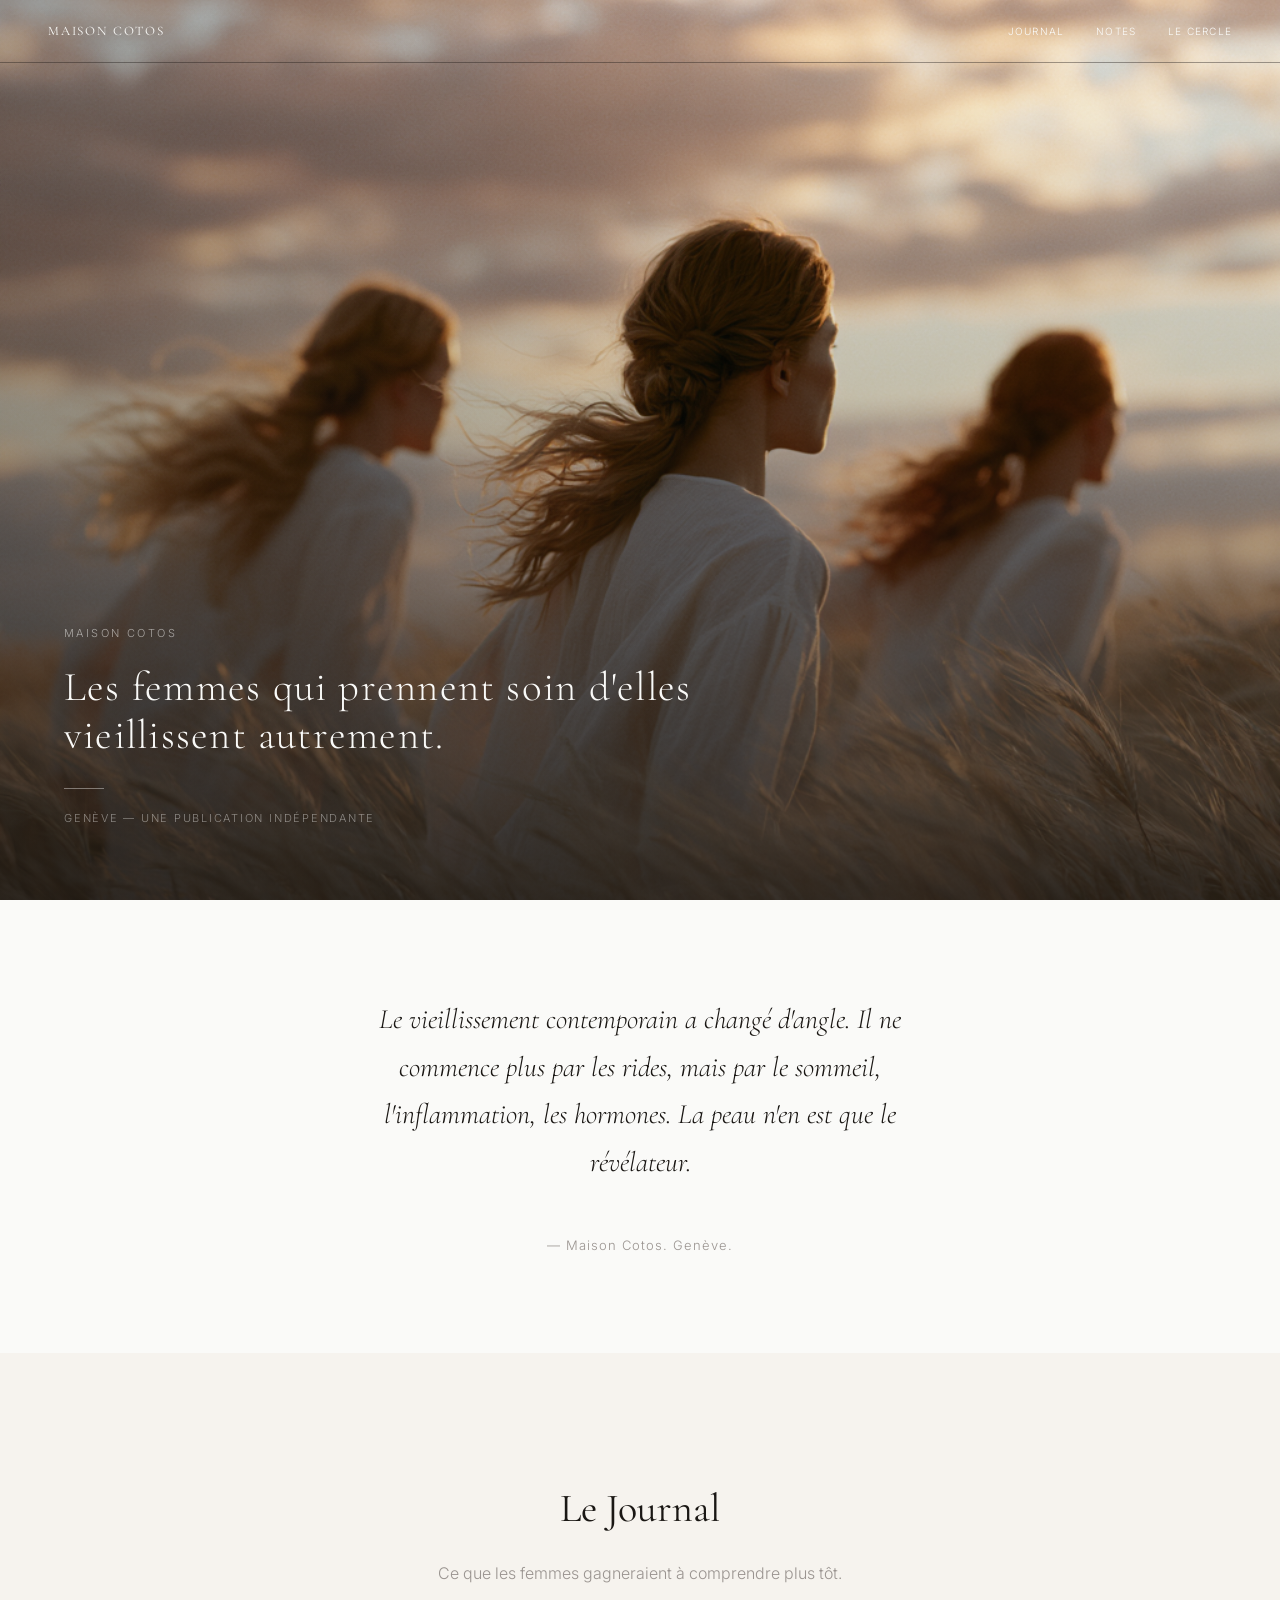
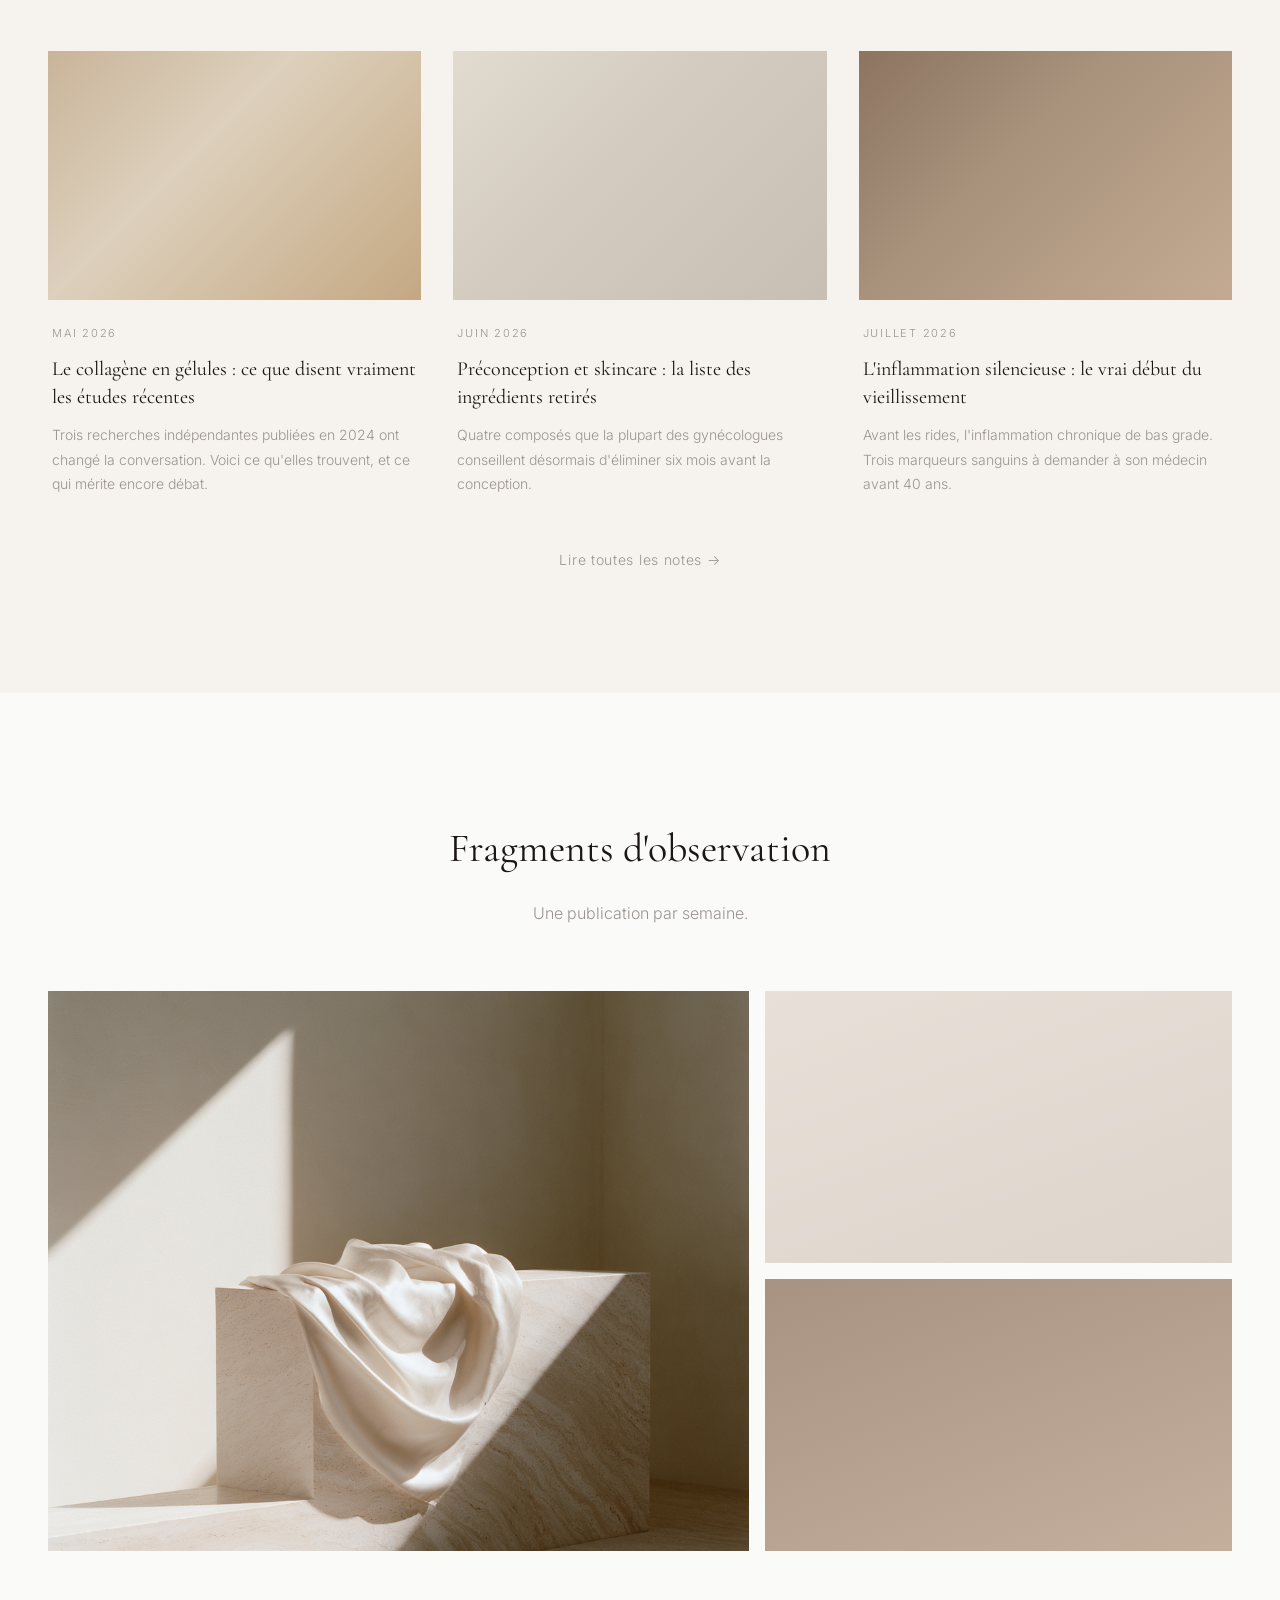
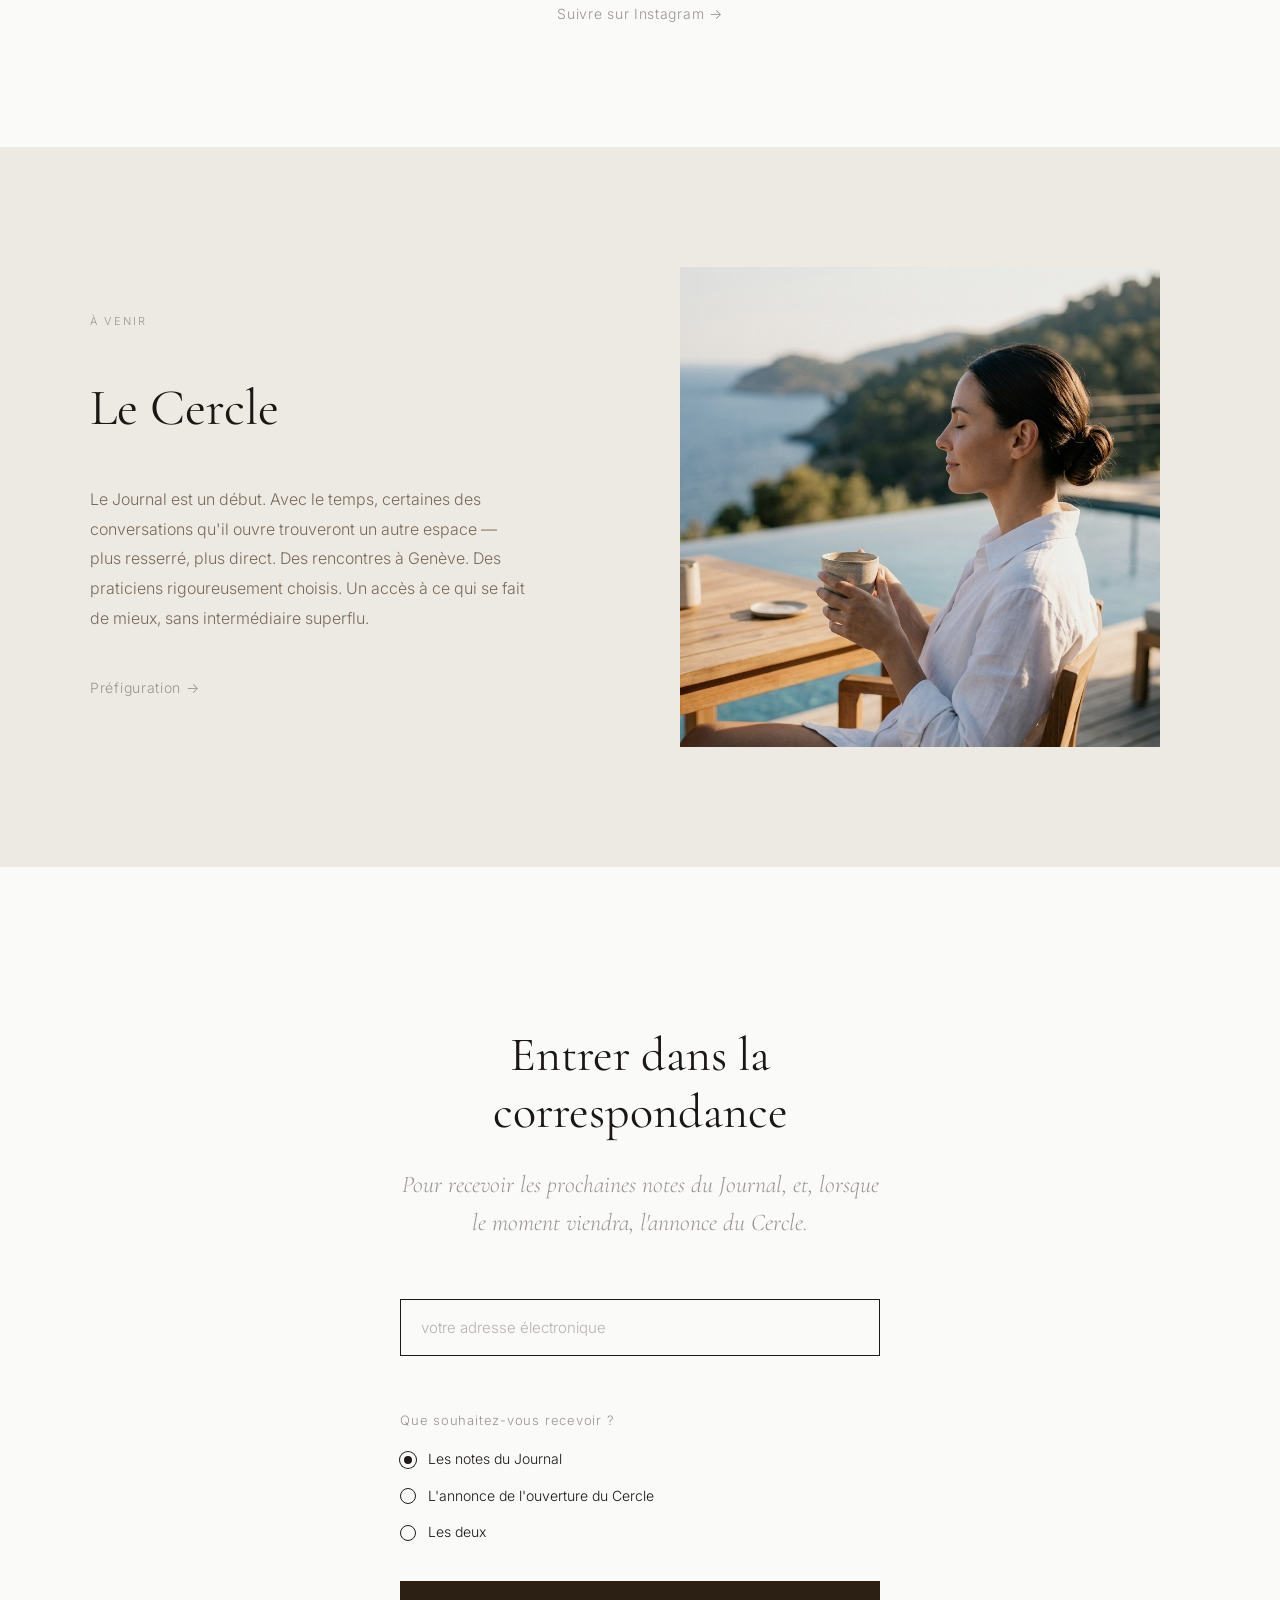
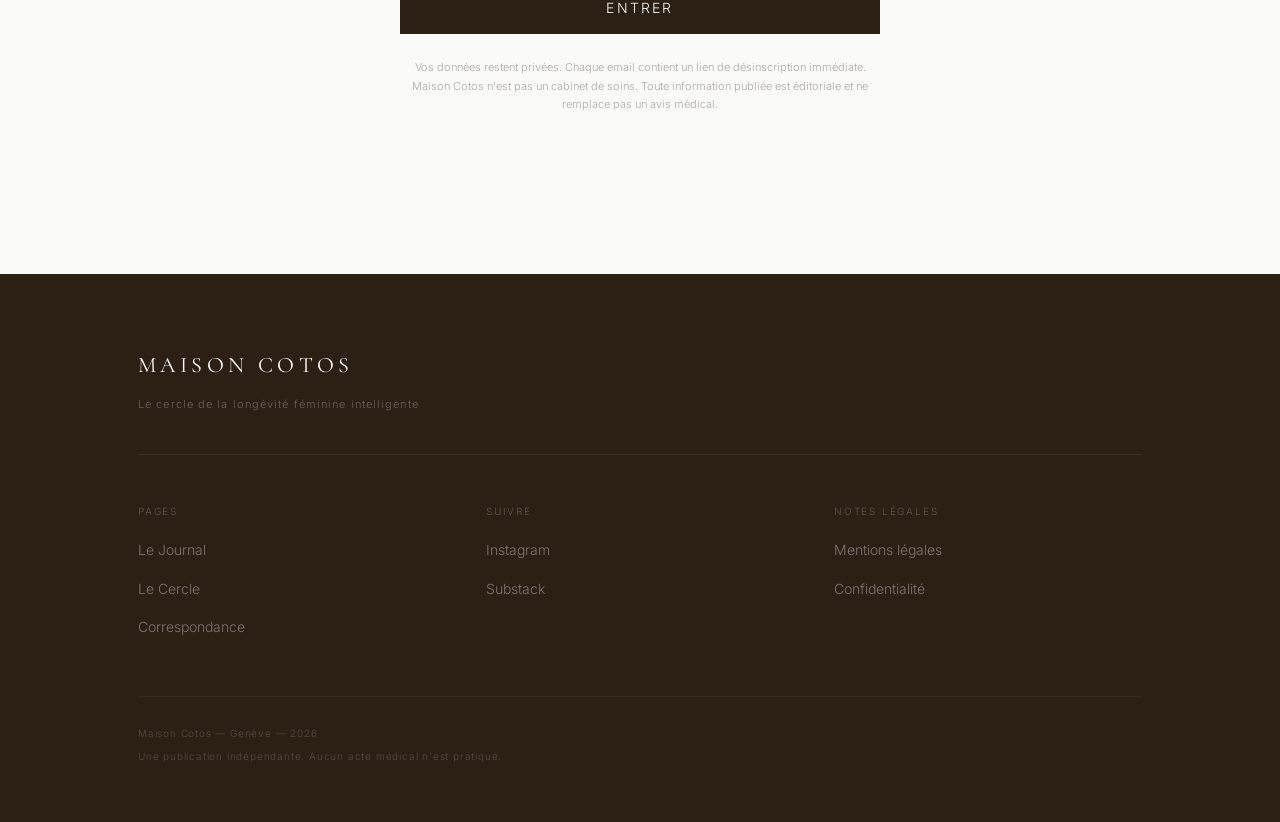
<file: Site/index.html>
<!DOCTYPE html>
<html lang="fr">
<head>
  <meta charset="UTF-8">
  <meta name="viewport" content="width=device-width, initial-scale=1.0">
  <title>Maison Cotos — Le cercle de la longévité féminine intelligente</title>
  <meta name="description" content="Notes d'observation, enquêtes et conversations sur la longévité féminine intelligente. Une publication indépendante depuis Genève.">
  <meta property="og:title" content="Maison Cotos — Le cercle de la longévité féminine intelligente">
  <meta property="og:description" content="Notes d'observation, enquêtes et conversations sur la longévité féminine intelligente. Une publication indépendante depuis Genève.">
  <meta property="og:type" content="website">
  <link rel="preconnect" href="https://fonts.googleapis.com">
  <link rel="preconnect" href="https://fonts.gstatic.com" crossorigin>
  <link href="https://fonts.googleapis.com/css2?family=Cormorant+Garamond:ital,wght@0,300;0,400;0,500;1,300;1,400&family=Inter:wght@300;400&display=swap" rel="stylesheet">
  <link rel="stylesheet" href="styles.css?v=4">
</head>
<body>

  <!-- NAVIGATION FIXE -->
  <nav id="site-nav">
    <a href="/" class="nav-wordmark">MAISON COTOS</a>
    <div class="nav-links">
      <a href="#journal">Journal</a>
      <a href="#notes-visuelles">Notes</a>
      <a href="#cercle">Le Cercle</a>
    </div>
    <div class="nav-border"></div>
  </nav>

  <!-- SECTION 1 — HERO -->
  <section id="hero">
    <div class="hero-bg"></div>
    <div class="hero-gradient"></div>
    <div class="hero-content">
      <p class="hero-eyebrow">Maison Cotos</p>
      <h1 class="hero-title">
        Les femmes qui prennent soin d'elles<br>vieillissent autrement.
      </h1>
      <div class="hero-rule"></div>
      <p class="hero-sub">Genève — Une publication indépendante</p>
    </div>
  </section>

  <!-- SECTION 2 — MANIFESTE -->
  <section id="manifeste">
    <div class="manifeste-inner fade-in-group">
      <p class="manifeste-text fade-item">Le vieillissement contemporain a changé d'angle. Il ne commence plus par les rides, mais par le sommeil, l'inflammation, les hormones. La peau n'en est que le révélateur.</p>
      <p class="manifeste-signature fade-item">— Maison Cotos. Genève.</p>
    </div>
  </section>

  <!-- SECTION 3 — APERÇU DU JOURNAL -->
  <section id="journal">
    <div class="section-header fade-in-group">
      <h2 class="section-title fade-item">Le Journal</h2>
      <p class="section-subtitle fade-item">Ce que les femmes gagneraient à comprendre plus tôt.</p>
    </div>
    <div class="journal-grid fade-in-group">
      <article class="journal-card fade-item">
        <div class="card-image card-image--1"></div>
        <div class="card-body">
          <span class="card-date">Mai 2026</span>
          <h3 class="card-title">Le collagène en gélules&nbsp;: ce que disent vraiment les études récentes</h3>
          <p class="card-excerpt">Trois recherches indépendantes publiées en 2024 ont changé la conversation. Voici ce qu'elles trouvent, et ce qui mérite encore débat.</p>
        </div>
      </article>
      <article class="journal-card fade-item">
        <div class="card-image card-image--2"></div>
        <div class="card-body">
          <span class="card-date">Juin 2026</span>
          <h3 class="card-title">Préconception et skincare&nbsp;: la liste des ingrédients retirés</h3>
          <p class="card-excerpt">Quatre composés que la plupart des gynécologues conseillent désormais d'éliminer six mois avant la conception.</p>
        </div>
      </article>
      <article class="journal-card fade-item">
        <div class="card-image card-image--3"></div>
        <div class="card-body">
          <span class="card-date">Juillet 2026</span>
          <h3 class="card-title">L'inflammation silencieuse&nbsp;: le vrai début du vieillissement</h3>
          <p class="card-excerpt">Avant les rides, l'inflammation chronique de bas grade. Trois marqueurs sanguins à demander à son médecin avant 40 ans.</p>
        </div>
      </article>
    </div>
    <div class="journal-link-wrap fade-in">
      <a href="https://journal.maisoncotos.com" class="text-link">Lire toutes les notes →</a>
    </div>
  </section>

  <!-- SECTION 4 — FRAGMENTS D'OBSERVATION -->
  <section id="notes-visuelles">
    <div class="section-header fade-in-group">
      <h2 class="section-title fade-item">Fragments d'observation</h2>
      <p class="section-subtitle fade-item">Une publication par semaine.</p>
    </div>
    <div class="mosaic fade-in-group">
      <div class="mosaic-main fade-item">
        <div class="reel-placeholder reel--1">
          <img src="images/note-1.png" alt="Note n°1" class="reel-img">
          <div class="reel-overlay">
            <span class="reel-label">Note n°1 — Sur l'énergie avant le visage</span>
          </div>
        </div>
      </div>
      <div class="mosaic-side fade-item">
        <div class="reel-placeholder reel--2">
          <div class="reel-overlay">
            <span class="reel-label">Note n°2 — Sur ce que l'on retire des routines</span>
          </div>
        </div>
        <div class="reel-placeholder reel--3">
          <div class="reel-overlay">
            <span class="reel-label">Note n°3 — Sur le collagène et les études récentes</span>
          </div>
        </div>
      </div>
    </div>
    <div class="journal-link-wrap fade-in">
      <a href="https://instagram.com/maisoncotos" class="text-link">Suivre sur Instagram →</a>
    </div>
  </section>

  <!-- SECTION 5 — LE CERCLE -->
  <section id="cercle">
    <div class="cercle-inner">
      <div class="cercle-text fade-in-group">
        <p class="label fade-item">À VENIR</p>
        <h2 class="cercle-title fade-item">Le Cercle</h2>
        <p class="cercle-body fade-item">Le Journal est un début. Avec le temps, certaines des conversations qu'il ouvre trouveront un autre espace — plus resserré, plus direct. Des rencontres à Genève. Des praticiens rigoureusement choisis. Un accès à ce qui se fait de mieux, sans intermédiaire superflu.</p>
        <a href="/cercle" class="text-link fade-item">Préfiguration →</a>
      </div>
      <div class="cercle-image fade-in">
        <img src="images/IMG_8358.PNG" alt="Le Cercle — Maison Cotos">
      </div>
    </div>
  </section>

  <!-- SECTION 6 — CORRESPONDANCE -->
  <section id="correspondance">
    <div class="correspondance-inner fade-in-group">
      <h2 class="correspondance-title fade-item">Entrer dans la correspondance</h2>
      <p class="correspondance-invite fade-item">Pour recevoir les prochaines notes du Journal, et, lorsque le moment viendra, l'annonce du Cercle.</p>
      <form class="form fade-item" id="emailForm" novalidate>
        <div class="field-wrap">
          <input type="email" id="email" name="email" placeholder="votre adresse électronique" autocomplete="email" required>
          <span class="field-error" id="emailError">Veuillez entrer une adresse valide.</span>
        </div>
        <fieldset class="radio-group">
          <legend>Que souhaitez-vous recevoir&nbsp;?</legend>
          <label class="radio-label">
            <input type="radio" name="preference" value="journal" checked>
            <span>Les notes du Journal</span>
          </label>
          <label class="radio-label">
            <input type="radio" name="preference" value="cercle">
            <span>L'annonce de l'ouverture du Cercle</span>
          </label>
          <label class="radio-label">
            <input type="radio" name="preference" value="les-deux">
            <span>Les deux</span>
          </label>
        </fieldset>
        <button type="submit" class="btn-submit">Entrer</button>
        <p class="form-legal">Vos données restent privées. Chaque email contient un lien de désinscription immédiate. Maison Cotos n'est pas un cabinet de soins. Toute information publiée est éditoriale et ne remplace pas un avis médical.</p>
      </form>
      <div class="form-success" id="formSuccess">
        <p>Votre adresse a été enregistrée. Vous recevrez bientôt les prochaines notes.</p>
        <p class="form-success-sig">Avec mes salutations,<br>Maison Cotos.</p>
      </div>
    </div>
  </section>

  <!-- FOOTER -->
  <footer id="footer">
    <div class="footer-inner">
      <div class="footer-top">
        <span class="footer-wordmark-top">MAISON COTOS</span>
        <p class="footer-tagline">Le cercle de la longévité féminine intelligente</p>
      </div>
      <div class="footer-rule"></div>
      <div class="footer-nav">
        <div class="footer-col">
          <p class="footer-col-title">Pages</p>
          <a href="/#journal">Le Journal</a>
          <a href="/#cercle">Le Cercle</a>
          <a href="/#correspondance">Correspondance</a>
        </div>
        <div class="footer-col">
          <p class="footer-col-title">Suivre</p>
          <a href="https://instagram.com/maisoncotos" target="_blank" rel="noopener">Instagram</a>
          <a href="https://maisoncotos.substack.com" target="_blank" rel="noopener">Substack</a>
        </div>
        <div class="footer-col">
          <p class="footer-col-title">Notes légales</p>
          <a href="notes-legales.html">Mentions légales</a>
          <a href="notes-legales.html#confidentialite">Confidentialité</a>
        </div>
      </div>
      <div class="footer-bottom">
        <span>Maison Cotos — Genève — 2026</span>
        <span>Une publication indépendante. Aucun acte médical n'est pratiqué.</span>
      </div>
    </div>
  </footer>

  <script src="script.js?v=3"></script>
</body>
</html>
</file>
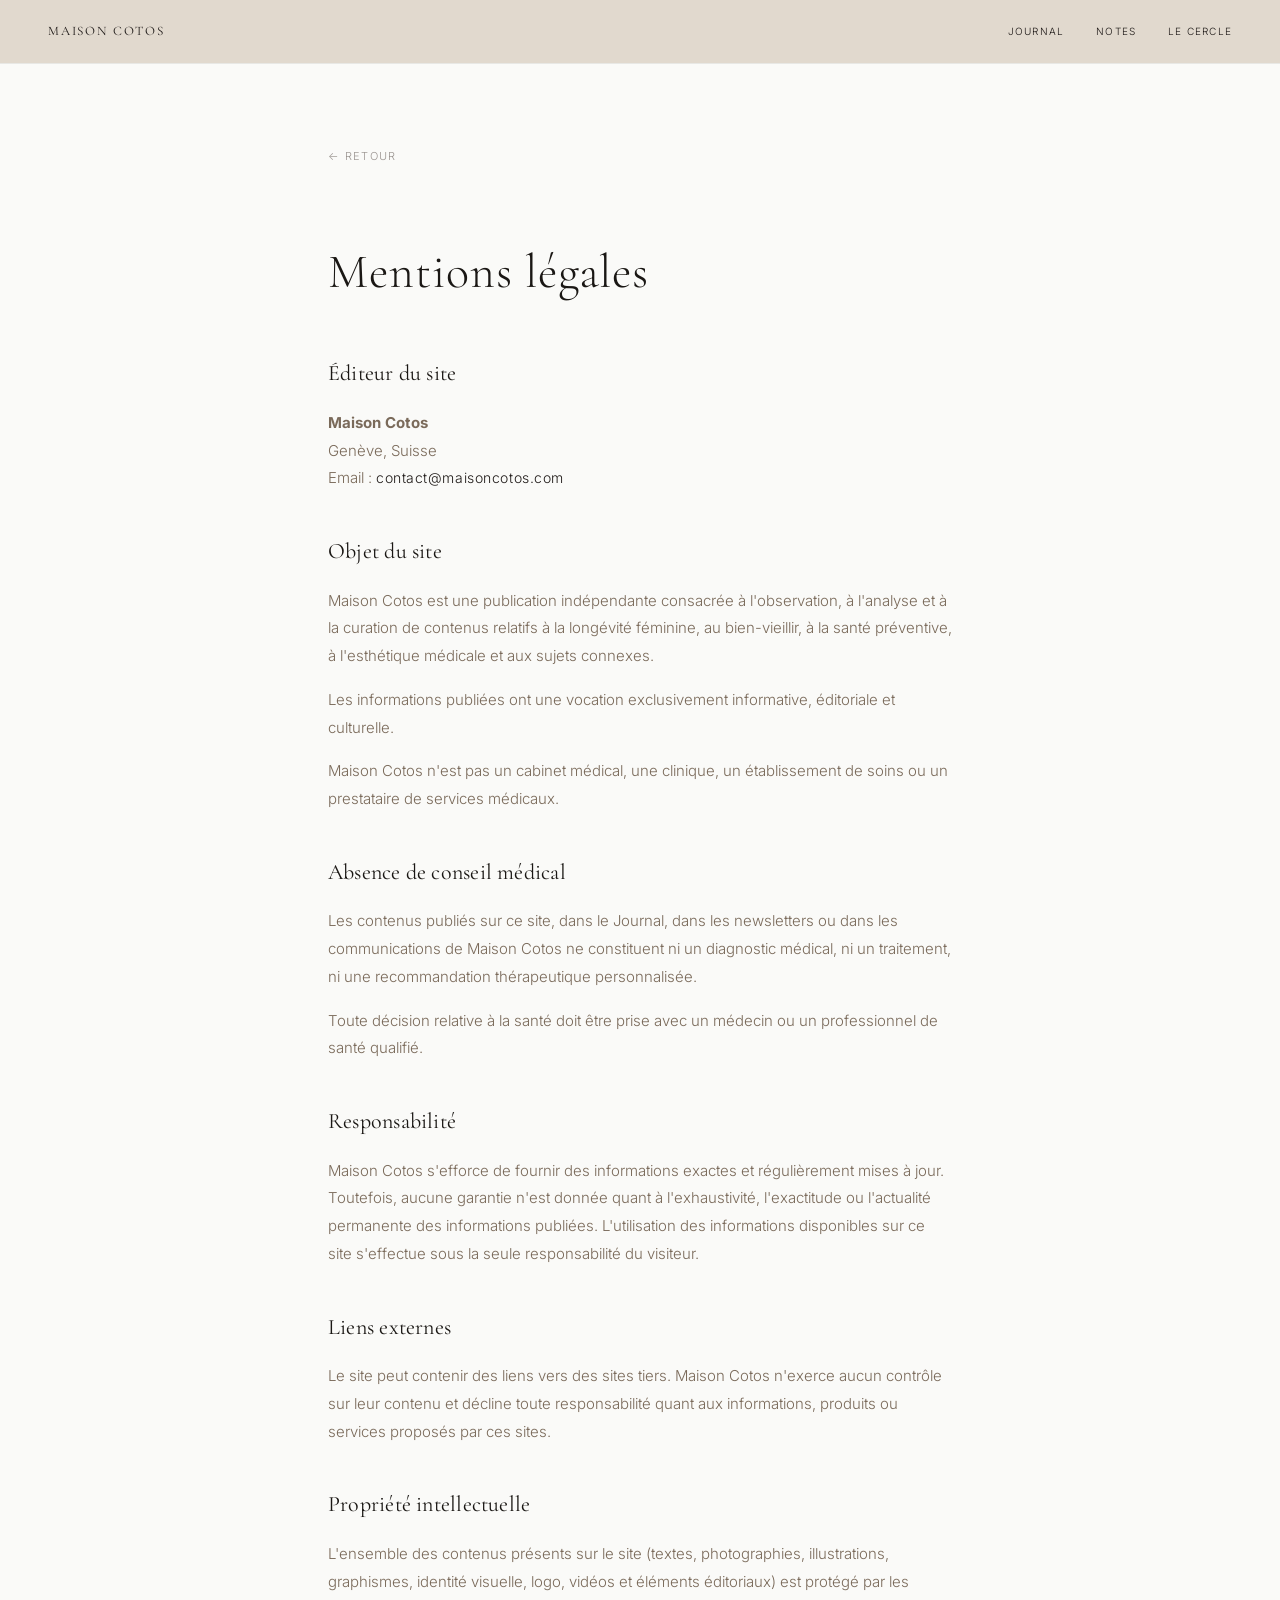
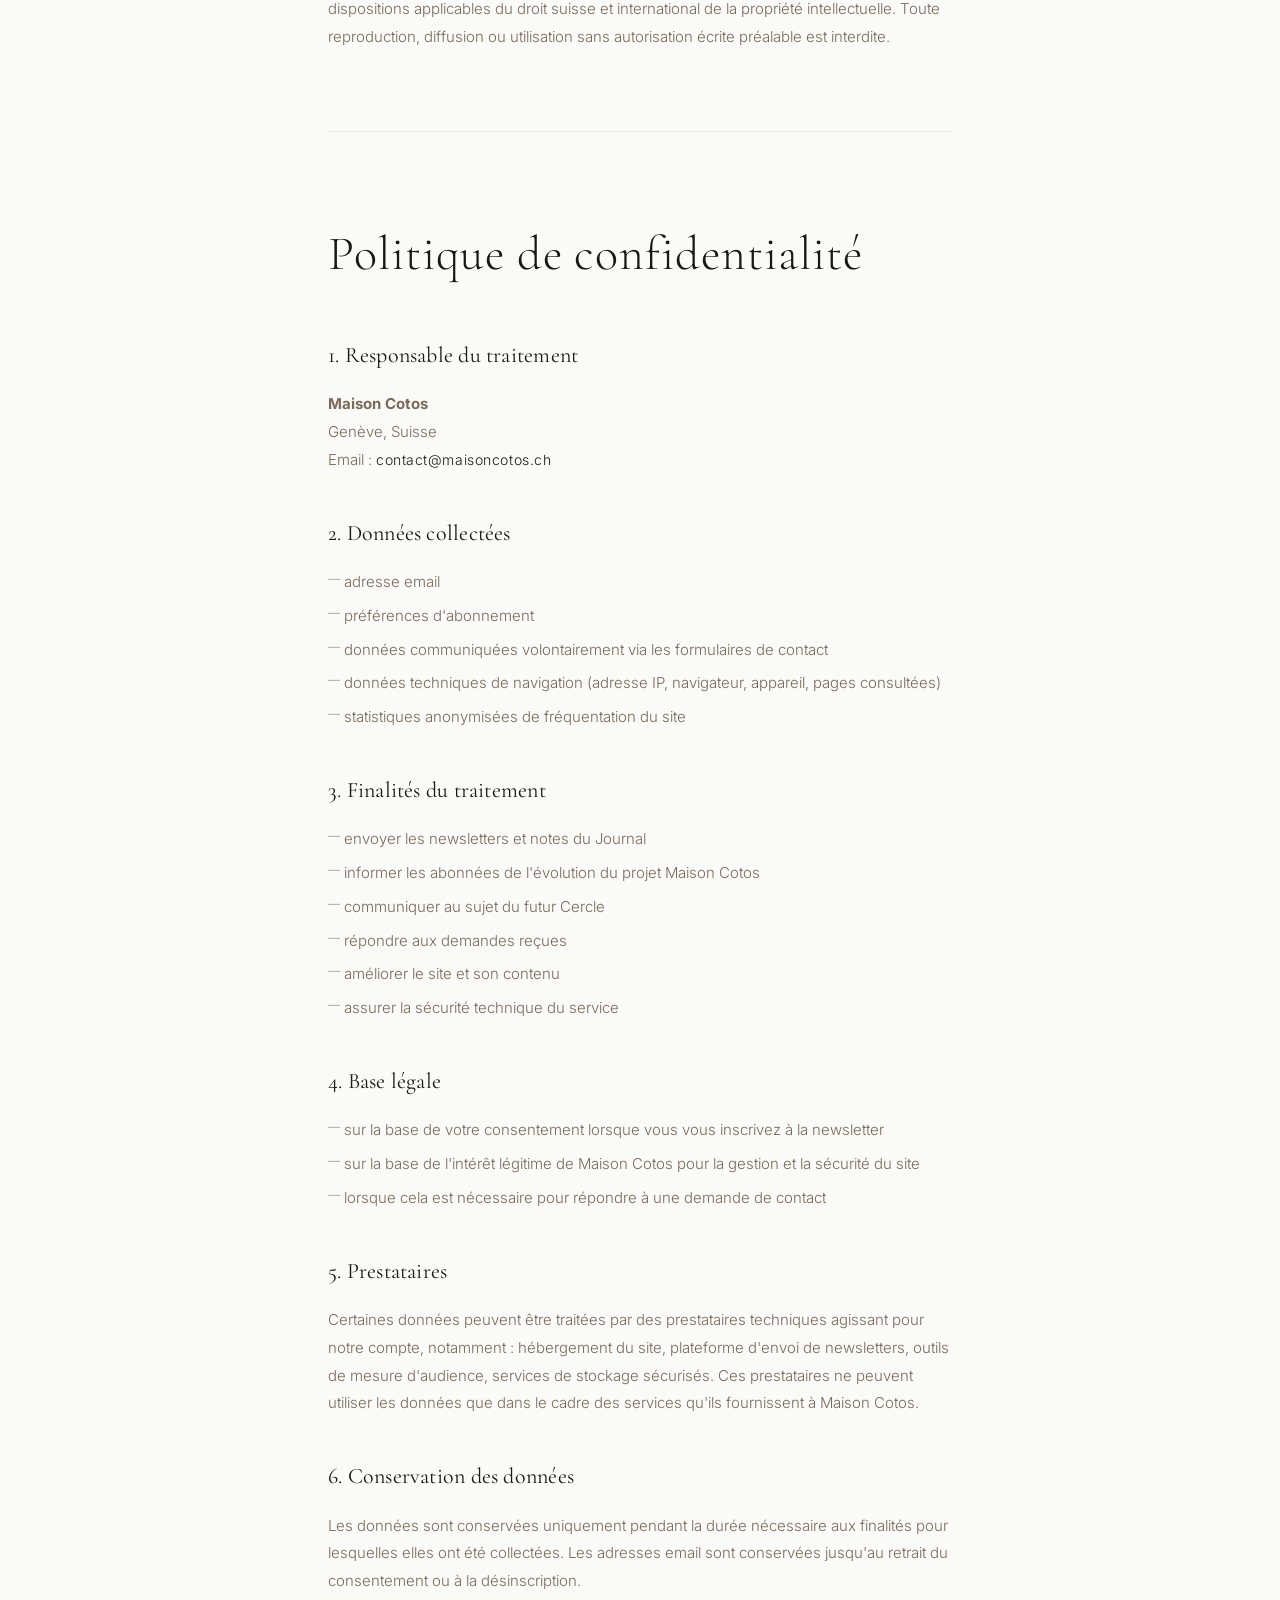
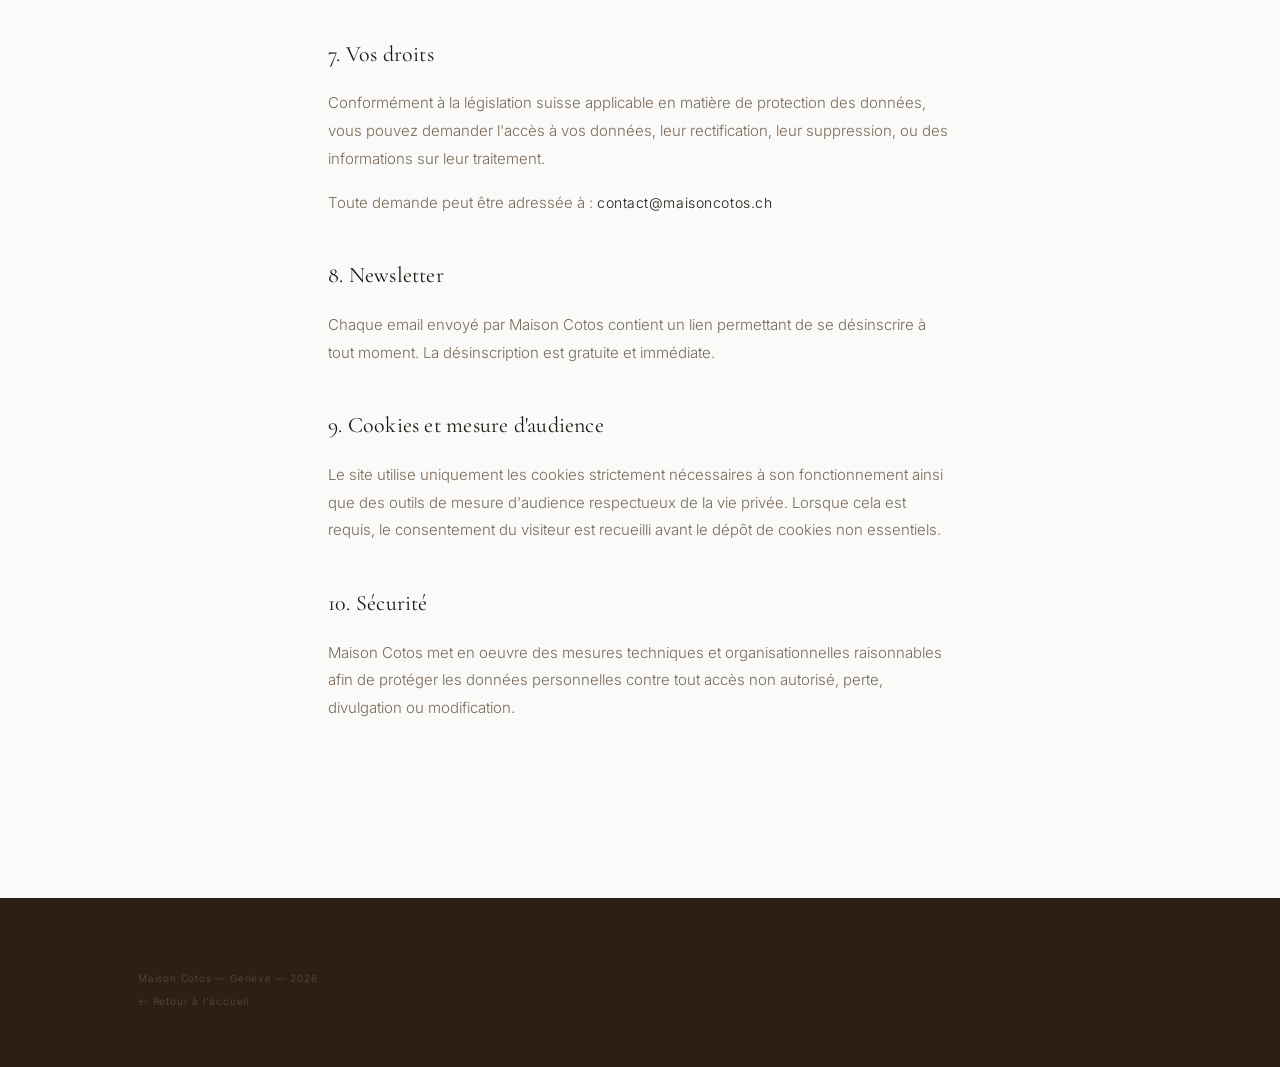
<file: Site/notes-legales.html>
<!DOCTYPE html>
<html lang="fr">
<head>
  <meta charset="UTF-8">
  <meta name="viewport" content="width=device-width, initial-scale=1.0">
  <title>Notes légales — Maison Cotos</title>
  <link rel="preconnect" href="https://fonts.googleapis.com">
  <link rel="preconnect" href="https://fonts.gstatic.com" crossorigin>
  <link href="https://fonts.googleapis.com/css2?family=Cormorant+Garamond:ital,wght@0,300;0,400;1,300&family=Inter:wght@300;400&display=swap" rel="stylesheet">
  <link rel="stylesheet" href="styles.css?v=3">
  <style>
    .legal-page {
      max-width: 720px;
      margin: 0 auto;
      padding: 140px 48px 96px;
    }
    .legal-nav-back {
      display: inline-flex;
      align-items: center;
      gap: 8px;
      font-family: 'Inter', sans-serif;
      font-weight: 300;
      font-size: 11px;
      letter-spacing: 0.12em;
      color: var(--taupe);
      text-transform: uppercase;
      margin-bottom: 64px;
      transition: color 300ms;
    }
    .legal-nav-back:hover { color: var(--prune); }
    .legal-section {
      margin-bottom: 80px;
    }
    .legal-section + .legal-section {
      padding-top: 80px;
      border-top: 1px solid var(--pierre);
    }
    .legal-h1 {
      font-family: 'Cormorant Garamond', serif;
      font-weight: 300;
      font-size: clamp(32px, 4vw, 48px);
      color: var(--noir);
      margin-bottom: 40px;
      letter-spacing: 0.02em;
    }
    .legal-h2 {
      font-family: 'Cormorant Garamond', serif;
      font-weight: 400;
      font-size: 22px;
      color: var(--noir);
      margin-bottom: 16px;
      margin-top: 40px;
      letter-spacing: 0.01em;
    }
    .legal-h2:first-child { margin-top: 0; }
    .legal-h3 {
      font-family: 'Inter', sans-serif;
      font-weight: 300;
      font-size: 10px;
      letter-spacing: 0.18em;
      text-transform: uppercase;
      color: var(--taupe);
      margin-bottom: 12px;
      margin-top: 32px;
    }
    .legal-p {
      font-family: 'Inter', sans-serif;
      font-weight: 300;
      font-size: 15px;
      line-height: 1.85;
      color: var(--bronze);
      margin-bottom: 16px;
    }
    .legal-ul {
      list-style: none;
      padding: 0;
      margin: 0 0 16px;
    }
    .legal-ul li {
      font-family: 'Inter', sans-serif;
      font-weight: 300;
      font-size: 15px;
      line-height: 1.85;
      color: var(--bronze);
      padding-left: 16px;
      position: relative;
      margin-bottom: 6px;
    }
    .legal-ul li::before {
      content: '—';
      position: absolute;
      left: 0;
      color: var(--taupe);
      font-size: 12px;
    }
    .legal-email {
      font-family: 'Inter', sans-serif;
      font-weight: 300;
      font-size: 14px;
      color: var(--prune);
      letter-spacing: 0.04em;
    }
    @media (max-width: 768px) {
      .legal-page { padding: 120px 24px 72px; }
    }
  </style>
</head>
<body>

  <nav id="site-nav" class="scrolled">
    <a href="index.html" class="nav-wordmark">MAISON COTOS</a>
    <div class="nav-links">
      <a href="index.html#journal">Journal</a>
      <a href="index.html#notes-visuelles">Notes</a>
      <a href="index.html#cercle">Le Cercle</a>
    </div>
    <div class="nav-border"></div>
  </nav>

  <main class="legal-page">

    <a href="index.html" class="legal-nav-back">← Retour</a>

    <!-- ── MENTIONS LÉGALES ──────────────────────────── -->
    <section class="legal-section" id="mentions">
      <h1 class="legal-h1">Mentions légales</h1>

      <h2 class="legal-h2">Éditeur du site</h2>
      <p class="legal-p">
        <strong>Maison Cotos</strong><br>
        Genève, Suisse<br>
        Email : <a href="mailto:contact@maisoncotos.com" class="legal-email">contact@maisoncotos.com</a>
      </p>

      <h2 class="legal-h2">Objet du site</h2>
      <p class="legal-p">Maison Cotos est une publication indépendante consacrée à l'observation, à l'analyse et à la curation de contenus relatifs à la longévité féminine, au bien-vieillir, à la santé préventive, à l'esthétique médicale et aux sujets connexes.</p>
      <p class="legal-p">Les informations publiées ont une vocation exclusivement informative, éditoriale et culturelle.</p>
      <p class="legal-p">Maison Cotos n'est pas un cabinet médical, une clinique, un établissement de soins ou un prestataire de services médicaux.</p>

      <h2 class="legal-h2">Absence de conseil médical</h2>
      <p class="legal-p">Les contenus publiés sur ce site, dans le Journal, dans les newsletters ou dans les communications de Maison Cotos ne constituent ni un diagnostic médical, ni un traitement, ni une recommandation thérapeutique personnalisée.</p>
      <p class="legal-p">Toute décision relative à la santé doit être prise avec un médecin ou un professionnel de santé qualifié.</p>

      <h2 class="legal-h2">Responsabilité</h2>
      <p class="legal-p">Maison Cotos s'efforce de fournir des informations exactes et régulièrement mises à jour. Toutefois, aucune garantie n'est donnée quant à l'exhaustivité, l'exactitude ou l'actualité permanente des informations publiées. L'utilisation des informations disponibles sur ce site s'effectue sous la seule responsabilité du visiteur.</p>

      <h2 class="legal-h2">Liens externes</h2>
      <p class="legal-p">Le site peut contenir des liens vers des sites tiers. Maison Cotos n'exerce aucun contrôle sur leur contenu et décline toute responsabilité quant aux informations, produits ou services proposés par ces sites.</p>

      <h2 class="legal-h2">Propriété intellectuelle</h2>
      <p class="legal-p">L'ensemble des contenus présents sur le site (textes, photographies, illustrations, graphismes, identité visuelle, logo, vidéos et éléments éditoriaux) est protégé par les dispositions applicables du droit suisse et international de la propriété intellectuelle. Toute reproduction, diffusion ou utilisation sans autorisation écrite préalable est interdite.</p>
    </section>

    <!-- ── POLITIQUE DE CONFIDENTIALITÉ ─────────────── -->
    <section class="legal-section" id="confidentialite">
      <h1 class="legal-h1">Politique de confidentialité</h1>

      <h2 class="legal-h2">1. Responsable du traitement</h2>
      <p class="legal-p">
        <strong>Maison Cotos</strong><br>
        Genève, Suisse<br>
        Email : <a href="mailto:contact@maisoncotos.ch" class="legal-email">contact@maisoncotos.ch</a>
      </p>

      <h2 class="legal-h2">2. Données collectées</h2>
      <ul class="legal-ul">
        <li>adresse email</li>
        <li>préférences d'abonnement</li>
        <li>données communiquées volontairement via les formulaires de contact</li>
        <li>données techniques de navigation (adresse IP, navigateur, appareil, pages consultées)</li>
        <li>statistiques anonymisées de fréquentation du site</li>
      </ul>

      <h2 class="legal-h2">3. Finalités du traitement</h2>
      <ul class="legal-ul">
        <li>envoyer les newsletters et notes du Journal</li>
        <li>informer les abonnées de l'évolution du projet Maison Cotos</li>
        <li>communiquer au sujet du futur Cercle</li>
        <li>répondre aux demandes reçues</li>
        <li>améliorer le site et son contenu</li>
        <li>assurer la sécurité technique du service</li>
      </ul>

      <h2 class="legal-h2">4. Base légale</h2>
      <ul class="legal-ul">
        <li>sur la base de votre consentement lorsque vous vous inscrivez à la newsletter</li>
        <li>sur la base de l'intérêt légitime de Maison Cotos pour la gestion et la sécurité du site</li>
        <li>lorsque cela est nécessaire pour répondre à une demande de contact</li>
      </ul>

      <h2 class="legal-h2">5. Prestataires</h2>
      <p class="legal-p">Certaines données peuvent être traitées par des prestataires techniques agissant pour notre compte, notamment : hébergement du site, plateforme d'envoi de newsletters, outils de mesure d'audience, services de stockage sécurisés. Ces prestataires ne peuvent utiliser les données que dans le cadre des services qu'ils fournissent à Maison Cotos.</p>

      <h2 class="legal-h2">6. Conservation des données</h2>
      <p class="legal-p">Les données sont conservées uniquement pendant la durée nécessaire aux finalités pour lesquelles elles ont été collectées. Les adresses email sont conservées jusqu'au retrait du consentement ou à la désinscription.</p>

      <h2 class="legal-h2">7. Vos droits</h2>
      <p class="legal-p">Conformément à la législation suisse applicable en matière de protection des données, vous pouvez demander l'accès à vos données, leur rectification, leur suppression, ou des informations sur leur traitement.</p>
      <p class="legal-p">Toute demande peut être adressée à : <a href="mailto:contact@maisoncotos.ch" class="legal-email">contact@maisoncotos.ch</a></p>

      <h2 class="legal-h2">8. Newsletter</h2>
      <p class="legal-p">Chaque email envoyé par Maison Cotos contient un lien permettant de se désinscrire à tout moment. La désinscription est gratuite et immédiate.</p>

      <h2 class="legal-h2">9. Cookies et mesure d'audience</h2>
      <p class="legal-p">Le site utilise uniquement les cookies strictement nécessaires à son fonctionnement ainsi que des outils de mesure d'audience respectueux de la vie privée. Lorsque cela est requis, le consentement du visiteur est recueilli avant le dépôt de cookies non essentiels.</p>

      <h2 class="legal-h2">10. Sécurité</h2>
      <p class="legal-p">Maison Cotos met en oeuvre des mesures techniques et organisationnelles raisonnables afin de protéger les données personnelles contre tout accès non autorisé, perte, divulgation ou modification.</p>
    </section>

  </main>

  <footer id="footer">
    <div class="footer-inner">
      <div class="footer-bottom" style="border-top: none; padding-top: 0;">
        <span>Maison Cotos — Genève — 2026</span>
        <span><a href="index.html" style="color: inherit;">← Retour à l'accueil</a></span>
      </div>
    </div>
  </footer>

</body>
</html>
</file>
<file: Site/styles.css>
/* ─── Reset & Tokens ────────────────────────────────────────── */
*, *::before, *::after { box-sizing: border-box; margin: 0; padding: 0; }

:root {
  --ivoire:  #FAFAF8;
  --creme:   #F6F3EE;
  --pierre:  #EDEAE4;
  --taupe:   #9A9490;
  --bronze:  #7A6A5A;
  --prune:   #1F1A18;   /* était #2E2029 — noir-brun chaud */
  --noir:    #1A1714;
  --ease:    cubic-bezier(0.4, 0, 0.2, 1);
  --p: 0;               /* scroll-expand progress 0→1 */
}

html { scroll-behavior: smooth; }

body {
  background: var(--ivoire);
  color: var(--noir);
  font-family: 'Inter', sans-serif;
  font-weight: 300;
  line-height: 1.75;
  overflow-x: hidden;
  -webkit-font-smoothing: antialiased;
}
body.hero-locked { overflow: hidden; }

img, video { display: block; max-width: 100%; }
a { color: inherit; text-decoration: none; }

/* ─── Fade-in ───────────────────────────────────────────────── */
.fade-in, .fade-item {
  opacity: 0;
  transform: translateY(16px);
  transition: opacity 800ms var(--ease), transform 800ms var(--ease);
}
.fade-in.visible, .fade-item.visible { opacity: 1; transform: translateY(0); }

/* ─── Shared ────────────────────────────────────────────────── */
.label {
  font-family: 'Inter', sans-serif;
  font-weight: 300;
  font-size: 11px;
  letter-spacing: 0.2em;
  color: var(--taupe);
  text-transform: uppercase;
  margin-bottom: 32px;
}
.section-title {
  font-family: 'Cormorant Garamond', serif;
  font-weight: 400;
  font-size: clamp(32px, 4vw, 40px);
  color: var(--noir);
  margin-bottom: 16px;
}
.section-subtitle {
  font-family: 'Inter', sans-serif;
  font-weight: 300;
  font-size: 16px;
  color: var(--taupe);
  max-width: 480px;
  margin: 0 auto;
}
.section-header { text-align: center; margin-bottom: 64px; }

.text-link {
  font-family: 'Inter', sans-serif;
  font-weight: 300;
  font-size: 14px;
  color: var(--taupe);
  letter-spacing: 0.05em;
  transition: color 300ms var(--ease);
  display: inline-block;
  position: relative;
}
.text-link::after {
  content: '';
  position: absolute;
  bottom: -2px; left: 0;
  width: 0; height: 1px;
  background: var(--prune);
  transition: width 300ms var(--ease);
}
.text-link:hover { color: var(--prune); }
.text-link:hover::after { width: 100%; }

/* ─── NAVIGATION ────────────────────────────────────────────── */
#site-nav {
  position: fixed;
  top: 0; left: 0;
  width: 100%;
  z-index: 50;
  display: flex;
  align-items: center;
  justify-content: space-between;
  padding: 20px 48px;
  background: transparent;
  transition: background 300ms var(--ease);
}
#site-nav.scrolled {
  background: rgba(224, 216, 205, 0.97);
  backdrop-filter: blur(20px);
  -webkit-backdrop-filter: blur(20px);
  box-shadow: 0 1px 0 rgba(31, 26, 24, 0.08);
}
#site-nav.scrolled .nav-wordmark,
#site-nav.scrolled .nav-links a {
  color: var(--prune);
}
#site-nav.scrolled .nav-border {
  opacity: 0;
}
.nav-border {
  position: absolute;
  bottom: 0; left: 0;
  width: 100%;
  height: 1px;
  background: var(--prune);
  opacity: 0.4;
}
.nav-wordmark {
  font-family: 'Cormorant Garamond', serif;
  font-weight: 400;
  font-size: 13px;
  letter-spacing: 0.14em;
  color: var(--ivoire);
  text-transform: uppercase;
}
.nav-links {
  display: flex;
  gap: 32px;
}
.nav-links a {
  font-family: 'Inter', sans-serif;
  font-weight: 300;
  font-size: 10px;
  letter-spacing: 0.12em;
  color: var(--ivoire);
  text-transform: uppercase;
  transition: opacity 300ms var(--ease);
}
.nav-links a:hover { opacity: 0.6; }

/* ─── HERO ───────────────────────────────────────────────────── */
#hero {
  position: relative;
  height: 100dvh;
  min-height: 600px;
  overflow: hidden;
}

.hero-bg {
  position: absolute;
  inset: 0;
  background-image: url('images/rejoinds-nous.png');
  background-size: cover;
  background-position: center 52%;
  animation: kenBurns 24s ease-in-out infinite alternate;
  z-index: 0;
}
@keyframes kenBurns {
  0%   { transform: scale(1.0) translate(0%, 0%); }
  100% { transform: scale(1.06) translate(-1%, 1.5%); }
}

/* Gradient : transparent top → dark bottom-left pour lisibilité */
.hero-gradient {
  position: absolute;
  inset: 0;
  background:
    linear-gradient(to top, rgba(26,23,20,0.72) 0%, rgba(26,23,20,0.18) 50%, transparent 100%),
    linear-gradient(to right, rgba(26,23,20,0.28) 0%, transparent 55%);
  z-index: 1;
}

/* Contenu positionné bas-gauche */
.hero-content {
  position: absolute;
  bottom: 72px;
  left: 64px;
  z-index: 2;
  max-width: 760px;
  animation: heroEnter 1200ms var(--ease) 300ms both;
}
@keyframes heroEnter {
  from { opacity: 0; transform: translateY(24px); }
  to   { opacity: 1; transform: translateY(0); }
}

.hero-eyebrow {
  font-family: 'Inter', sans-serif;
  font-weight: 300;
  font-size: 11px;
  letter-spacing: 0.22em;
  color: rgba(250,250,248,0.55);
  text-transform: uppercase;
  margin-bottom: 20px;
}

.hero-title {
  font-family: 'Cormorant Garamond', serif;
  font-weight: 300;
  font-style: normal;
  font-size: clamp(28px, 3.2vw, 52px);
  line-height: 1.18;
  letter-spacing: 0.03em;
  color: var(--ivoire);
  margin-bottom: 28px;
  max-width: 680px;
}

.hero-rule {
  width: 40px;
  height: 1px;
  background: rgba(250,250,248,0.4);
  margin-bottom: 20px;
}

.hero-sub {
  font-family: 'Inter', sans-serif;
  font-weight: 300;
  font-size: 11px;
  letter-spacing: 0.16em;
  color: rgba(250,250,248,0.45);
  text-transform: uppercase;
}

/* ─── SECTION 2 — MANIFESTE ─────────────────────────────────── */
#manifeste {
  background: var(--ivoire);
  display: flex;
  align-items: center;
  justify-content: center;
  padding: 96px 48px;   /* réduit de 40% vs 160px */
}
.manifeste-inner {
  max-width: 580px;
  width: 100%;
  text-align: center;
}
.manifeste-text {
  font-family: 'Cormorant Garamond', serif;
  font-style: italic;
  font-weight: 300;
  font-size: clamp(20px, 2.4vw, 28px);
  line-height: 1.7;
  color: var(--noir);
  margin-bottom: 48px;
}
.manifeste-signature {
  font-family: 'Inter', sans-serif;
  font-weight: 300;
  font-size: 13px;
  color: var(--taupe);
  letter-spacing: 0.08em;
}

/* ─── SECTION 3 — JOURNAL ───────────────────────────────────── */
#journal {
  background: var(--creme);
  padding: 120px 48px;
}
.journal-grid {
  display: grid;
  grid-template-columns: repeat(3, 1fr);
  gap: 32px;
  max-width: 1200px;
  margin: 0 auto 48px;
}
.journal-card {
  cursor: pointer;
  transition: transform 400ms var(--ease);
}
.journal-card:hover { transform: translateY(-4px); }
.card-image {
  width: 100%;
  aspect-ratio: 3/2;
  margin-bottom: 24px;
  background-size: cover;
  background-position: center;
  transition: filter 400ms var(--ease);
}
.journal-card:hover .card-image { filter: brightness(0.92); }
.card-image--1 { background: linear-gradient(135deg, #c9b49a, #ddd0bc 40%, #c4a882); }
.card-image--2 { background: linear-gradient(135deg, #e2dbd0, #d4ccc0 40%, #c8bfb4); }
.card-image--3 { background: linear-gradient(135deg, #8c7460, #a8927c 40%, #c4aa92); }
.card-body { padding: 0 4px; }
.card-date {
  display: block;
  font-family: 'Inter', sans-serif;
  font-weight: 300;
  font-size: 11px;
  letter-spacing: 0.16em;
  color: var(--taupe);
  text-transform: uppercase;
  margin-bottom: 12px;
}
.card-title {
  font-family: 'Cormorant Garamond', serif;
  font-weight: 400;
  font-size: 20px;
  line-height: 1.4;
  color: var(--noir);
  margin-bottom: 12px;
}
.card-excerpt {
  font-family: 'Inter', sans-serif;
  font-weight: 300;
  font-size: 14px;
  line-height: 1.75;
  color: var(--taupe);
}
.journal-link-wrap { text-align: center; margin-top: 48px; }

/* ─── SECTION 4 — FRAGMENTS D'OBSERVATION ──────────────────── */
#notes-visuelles {
  background: var(--ivoire);
  padding: 120px 48px;
}
.mosaic {
  display: grid;
  grid-template-columns: 60fr 40fr;
  gap: 16px;
  max-width: 1200px;
  margin: 0 auto 48px;
  height: 560px;
}
.mosaic-main { height: 100%; }
.mosaic-side { display: flex; flex-direction: column; gap: 16px; height: 100%; }
.reel-placeholder {
  position: relative;
  width: 100%; height: 100%;
  overflow: hidden;
  cursor: pointer;
  transition: transform 400ms var(--ease), box-shadow 400ms var(--ease);
}
.reel-placeholder:hover {
  transform: translateY(-6px);
  box-shadow: 0 12px 40px rgba(26, 23, 20, 0.12);
}
.mosaic-side .reel-placeholder { flex: 1; }
.reel--1 { background: linear-gradient(160deg, #b8a490, #c8b49e 50%, #d4c4ac); }
.reel--2 { background: linear-gradient(160deg, #e8e0d8, #ddd5cc); }
.reel--3 { background: linear-gradient(160deg, #a89282, #c4ae9c); }
.reel-img {
  position: absolute;
  inset: 0;
  width: 100%; height: 100%;
  object-fit: cover;
}
.reel-overlay {
  position: absolute;
  inset: 0;
  background: rgba(26, 23, 20, 0);
  display: flex;
  align-items: flex-end;
  padding: 20px;
  transition: background 300ms var(--ease);
  z-index: 1;
}
.reel-placeholder:hover .reel-overlay { background: rgba(26, 23, 20, 0.3); }
.reel-label {
  font-family: 'Inter', sans-serif;
  font-weight: 300;
  font-size: 12px;
  letter-spacing: 0.06em;
  color: var(--ivoire);
  opacity: 0;
  transform: translateY(6px);
  transition: opacity 300ms var(--ease), transform 300ms var(--ease);
}
.reel-placeholder:hover .reel-label { opacity: 1; transform: translateY(0); }

/* ─── SECTION 5 — LE CERCLE ─────────────────────────────────── */
#cercle {
  background: var(--pierre);
  display: flex;
  align-items: center;
  padding: 120px 48px;
}
.cercle-inner {
  display: grid;
  grid-template-columns: 1fr 1fr;
  gap: 80px;
  max-width: 1100px;
  margin: 0 auto;
  align-items: center;
  width: 100%;
}
.cercle-title {
  font-family: 'Cormorant Garamond', serif;
  font-weight: 400;
  font-size: clamp(36px, 4vw, 52px);
  color: var(--noir);
  margin-bottom: 32px;
}
.cercle-body {
  font-family: 'Inter', sans-serif;
  font-weight: 300;
  font-size: 16px;
  line-height: 1.85;
  color: var(--bronze);
  margin-bottom: 40px;
  max-width: 440px;
}
.cercle-image {
  aspect-ratio: 1/1;
  width: 100%;
  max-width: 480px;
  overflow: hidden;
  background: linear-gradient(135deg, #3d2e38, #5a4252 35%, #7a6a5a 60%, #8c7c6c);
}
.cercle-image img {
  width: 100%; height: 100%;
  object-fit: cover;
  display: block;
  filter: brightness(0.95) saturate(0.9);
  transition: transform 800ms var(--ease);
}
.cercle-image:hover img { transform: scale(1.03); }

/* ─── SECTION 6 — CORRESPONDANCE ────────────────────────────── */
#correspondance {
  background: var(--ivoire);
  display: flex;
  align-items: center;
  padding: 160px 48px;
}
.correspondance-inner {
  max-width: 480px;
  width: 100%;
  margin: 0 auto;
  text-align: center;
}
.correspondance-title {
  font-family: 'Cormorant Garamond', serif;
  font-weight: 400;
  font-size: clamp(32px, 4vw, 48px);
  line-height: 1.2;
  color: var(--noir);
  margin-bottom: 24px;
}
.correspondance-invite {
  font-family: 'Cormorant Garamond', serif;
  font-style: italic;
  font-size: clamp(18px, 2vw, 24px);
  line-height: 1.6;
  color: var(--taupe);
  margin-bottom: 56px;
}
.form { display: flex; flex-direction: column; gap: 24px; }
.field-wrap { position: relative; }
input[type="email"] {
  width: 100%;
  padding: 18px 20px;
  border: 1px solid var(--prune);
  background: var(--ivoire);
  font-family: 'Inter', sans-serif;
  font-weight: 300;
  font-size: 15px;
  color: var(--noir);
  outline: none;
  transition: border-width 200ms var(--ease);
  -webkit-appearance: none;
}
input[type="email"]::placeholder { color: var(--taupe); opacity: 0.7; }
input[type="email"]:focus { border-width: 2px; }
input[type="email"].error { border-color: #8b3a3a; }
.field-error {
  display: block;
  margin-top: 8px;
  font-size: 12px;
  color: #8b3a3a;
  font-weight: 300;
  text-align: left;
  opacity: 0;
  transition: opacity 200ms;
}
.field-error.visible { opacity: 1; }
.radio-group { border: none; text-align: left; }
.radio-group legend {
  font-family: 'Inter', sans-serif;
  font-weight: 300;
  font-size: 13px;
  letter-spacing: 0.06em;
  color: var(--taupe);
  margin-bottom: 16px;
}
.radio-label {
  display: flex;
  align-items: center;
  gap: 12px;
  margin-bottom: 12px;
  cursor: pointer;
  font-family: 'Inter', sans-serif;
  font-weight: 300;
  font-size: 14px;
  color: var(--noir);
}
input[type="radio"] {
  appearance: none;
  -webkit-appearance: none;
  width: 16px; height: 16px;
  border: 1px solid var(--prune);
  border-radius: 50%;
  cursor: pointer;
  transition: background 200ms, border-width 200ms;
  flex-shrink: 0;
}
input[type="radio"]:checked {
  background: var(--prune);
  border-width: 4px;
  border-color: var(--ivoire);
  box-shadow: 0 0 0 1px var(--prune);
}
.btn-submit {
  width: 100%;
  padding: 18px 48px;
  background: #2C1F14;  /* même brun que le footer */
  color: var(--ivoire);
  border: none;
  font-family: 'Inter', sans-serif;
  font-weight: 300;
  font-size: 14px;
  letter-spacing: 0.16em;
  text-transform: uppercase;
  cursor: pointer;
  transition: transform 200ms var(--ease), box-shadow 200ms var(--ease);
}
.btn-submit:hover {
  transform: translateY(-2px);
  box-shadow: 0 8px 24px rgba(26, 21, 18, 0.25);
}
.btn-submit:active { transform: translateY(0); }
.form-legal {
  font-family: 'Inter', sans-serif;
  font-weight: 300;
  font-size: 11px;
  line-height: 1.7;
  color: var(--taupe);
  opacity: 0.8;
}
.form-success {
  display: none;
  text-align: center;
  opacity: 0;
  transition: opacity 800ms var(--ease);
}
.form-success.visible { display: block; opacity: 1; }
.form-success p {
  font-family: 'Cormorant Garamond', serif;
  font-style: italic;
  font-size: 22px;
  line-height: 1.7;
  color: var(--noir);
  margin-bottom: 24px;
}
.form-success-sig {
  font-family: 'Inter', sans-serif !important;
  font-size: 13px !important;
  color: var(--taupe) !important;
}

/* ─── FOOTER ────────────────────────────────────────────────── */
#footer {
  background: #2C1F14;  /* brun foncé chaleureux */
  padding: 0;
}
.footer-inner {
  max-width: 1100px;
  margin: 0 auto;
  padding: 72px 48px 56px;
  display: flex;
  flex-direction: column;
  gap: 0;
}
.footer-top {
  display: flex;
  flex-direction: column;
  gap: 10px;
  margin-bottom: 40px;
}
.footer-wordmark-top {
  font-family: 'Cormorant Garamond', serif;
  font-weight: 400;
  font-size: 22px;
  letter-spacing: 0.2em;
  color: var(--ivoire);
  text-transform: uppercase;
}
.footer-tagline {
  font-family: 'Inter', sans-serif;
  font-weight: 300;
  font-size: 11px;
  letter-spacing: 0.1em;
  color: rgba(154, 148, 144, 0.6);
}
.footer-rule {
  width: 100%;
  height: 1px;
  background: rgba(250, 250, 248, 0.08);
  margin-bottom: 48px;
}
.footer-nav {
  display: grid;
  grid-template-columns: repeat(3, 1fr);
  gap: 40px;
  margin-bottom: 56px;
}
.footer-col {
  display: flex;
  flex-direction: column;
  gap: 14px;
}
.footer-col-title {
  font-family: 'Inter', sans-serif;
  font-weight: 300;
  font-size: 10px;
  letter-spacing: 0.18em;
  color: rgba(154, 148, 144, 0.5);
  text-transform: uppercase;
  margin-bottom: 4px;
}
.footer-col a {
  font-family: 'Inter', sans-serif;
  font-weight: 300;
  font-size: 14px;
  color: rgba(154, 148, 144, 0.75);
  transition: color 300ms var(--ease);
}
.footer-col a:hover { color: var(--ivoire); }
.footer-bottom {
  border-top: 1px solid rgba(250, 250, 248, 0.06);
  padding-top: 28px;
  display: flex;
  flex-direction: column;
  gap: 6px;
}
.footer-bottom span {
  font-family: 'Inter', sans-serif;
  font-weight: 300;
  font-size: 10px;
  letter-spacing: 0.08em;
  color: rgba(154, 148, 144, 0.4);
}
@media (max-width: 768px) {
  .footer-inner { padding: 56px 24px 40px; }
  .footer-nav { grid-template-columns: 1fr 1fr; gap: 32px; }
}

/* ─── Responsive ────────────────────────────────────────────── */
@media (max-width: 1024px) {
  .journal-grid { grid-template-columns: 1fr 1fr; }
  .journal-grid .journal-card:last-child { display: none; }
  .cercle-inner { gap: 48px; }
}
@media (max-width: 768px) {
  #site-nav { padding: 18px 24px; }
  .nav-links { gap: 20px; }
  #manifeste { padding: 72px 32px; }
  #journal { padding: 96px 24px; }
  .journal-grid { grid-template-columns: 1fr; max-width: 480px; margin: 0 auto 48px; }
  .journal-grid .journal-card:last-child { display: block; }
  #notes-visuelles { padding: 96px 24px; }
  .mosaic { grid-template-columns: 1fr; height: auto; }
  .mosaic-main { height: 320px; }
  .mosaic-side { flex-direction: row; height: 200px; }
  #cercle { padding: 96px 24px; }
  .cercle-inner { grid-template-columns: 1fr; gap: 48px; }
  .cercle-image { max-width: 100%; order: -1; }
  #correspondance { padding: 120px 24px; }
  .expand-line1, .expand-line2 { font-size: clamp(22px, 6vw, 36px); }
}
@media (max-width: 480px) {
  .nav-links { display: none; }
}
@media (prefers-reduced-motion: reduce) {
  .expand-bg, .expand-media-card, .expand-line1, .expand-line2,
  .expand-media-overlay, .expand-scroll-hint { animation: none !important; transition: none !important; }
}
</file>
